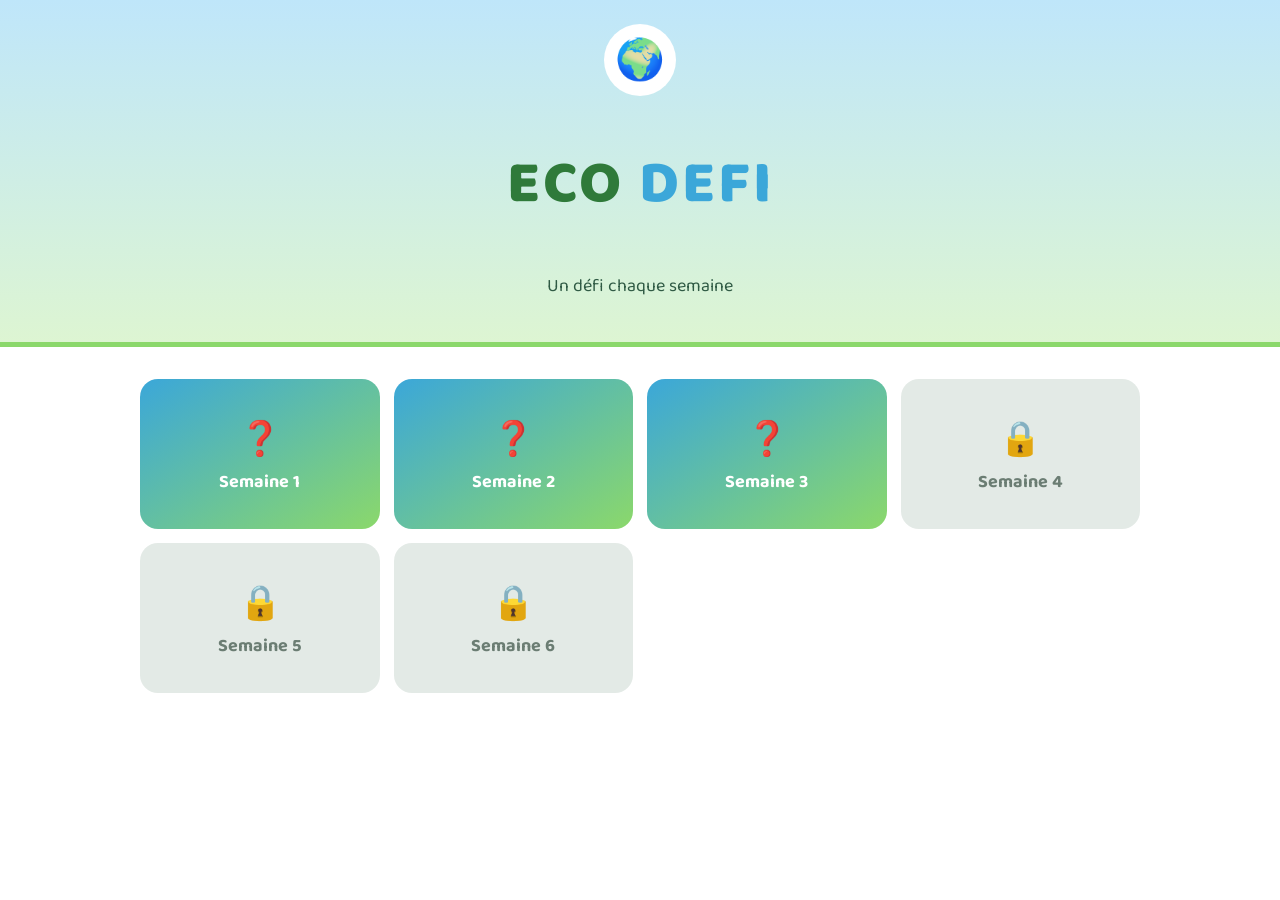
<file: index.html>
<!DOCTYPE html>
<html lang="fr">
<head>
	<meta charset="utf-8">
	<meta name="viewport" content="width=device-width, initial-scale=1">
	<title>ECODEFI</title>
	<link rel="preconnect" href="https://fonts.googleapis.com">
	<link rel="preconnect" href="https://fonts.gstatic.com" crossorigin>
	<link href="https://fonts.googleapis.com/css2?family=Baloo+2:wght@400..800&display=swap" rel="stylesheet">
	<link rel="stylesheet" href="style.css">
	<link rel="manifest" href="manifest.json">
    <link rel="apple-touch-icon" href="icone-192.png">
</head>
<body>
	<header class="entete">
	 <div class="logo">🌍</div>
	 <h1 class="nom">
	  <span class="eco">
         ECO
      </span>
      <span class="defi">
         DEFI
      </span>
     </h1>
	 <p class="slogan">
		 Un défi chaque semaine
	 </p>
	</header>
   <main class="cartes">
      <button class="carte" data-semaine="1">
      	<div class="face dos">
      		Semaine 1
      	</div>
      	<div class="face avant">
      	🧊Le quiz à glaçons
      	</div>
	
      </button>
      <button class="carte" data-semaine="2"  >
      	<div class="face dos">
      		Semaine 2
      	</div>
      	<div class="face avant">
      	🪿Le jeu de l'oie du climat
      	</div>
	
      </button>
      <button class="carte" data-semaine="3" >
      	<div class="face dos">
      		Semaine 3
      	</div>
      	<div class="face avant">
      	défi à venir
      	</div>
	
      </button>
      <button class="carte" data-semaine="4" >
      	<div class="face dos">
      		Semaine 4
      	</div>
      	<div class="face avant">
      	défi à venir
      	</div>
	
      </button>
      <button class="carte" data-semaine="5" >
      	<div class="face dos">
      		Semaine 5
      	</div>
      	<div class="face avant">
      	défi à venir
      	</div>
	
      </button>
      <button class="carte" data-semaine="6" >
      	<div class="face dos">
      		Semaine 6
      	</div>
      	<div class="face avant">
      	défi à venir
      	</div>
	
      </button>

   </main>
   <section class="fiche" id="fiche-1">
   	<h2 class="fiche-titre">
   		🧊Le quiz à glaçons
   	</h2>
   	<div class="rubrique">
   		<h3>
   			✂️Matériel
   		</h3>
   		<ul>
   			<li>
   				 Des glaçons identiques: un par joueur.
            </li>
            <li>
   				 Une assiette ou une coupelle: une par joueur.
            </li>
   			<li>
   				 De quoi faire des glaçons.
            </li>
   		   <li>
   				 De quoi faire le quiz et y répondre.
            </li>
   		</ul>
   	</div>
   	<div class="rubrique">
   		<h3>
   		 💡But du défi
   		</h3>
   		<p>
            Répondre correctement au maximum de questions, avant que le glaçon ne fonde entièrement.
   		</p>
   	</div>
   	<div class="rubrique">
   		<h3>
   		 🗺️Déroulement du défi
   		</h3>
   		 <ol>
   			<li>
   				Placez les joueurs autour d’une table. Devant chaque équipe ou joueur, placez une coupelle, puis donnez-leur le quiz ou projetez-le.
            </li>
            <li>
   				Le maître du jeu dit : « Répondez correctement au maximum de questions avant que votre glaçon ne fonde ! » 
            </li>
   			<li>
   				Sortez les glaçons du congélateur et placez-les dans les coupelles. 
            </li>
   		   <li>
   				Posez les questions. 
            </li>
   		</ol>
   	</div>
   	<div class="rubrique">
   		<h3>
   			🔄️Variantes
   		</h3>
   		<ul>
   			<li>
   				Chaleur : à chaque mauvaise réponse, le perdant souffle sur son glaçon. 
            </li>
            <li>
   				Refroidissement : à chaque bonne réponse, le gagnant met un gobelet sur son glaçon. 
            </li>
   		</ul>
   	</div>
   	
   	<div class="rubrique">
   		<h3>
   		 🏅Fin du défi
   		</h3>
   		<p>
           Quand tous les glaçons ont fondu, c’est la fin de la partie. 
   		</p>
   	</div>
   	<div class="rubrique">
   		<h3>
   		 ✨Astuces
   		</h3>
   		<p>
           Réutilisez l’eau fondue pour refaire des glaçons, et rejouez ! 
   		</p>
   	</div>
      <button class="retour">
      	🔙Retour

      </button>
   </section>
   <section class="fiche" id="fiche-2">
   	<h2 class="fiche-titre">
   		🪿Le jeu de l'oie du climat
   	</h2>
   	<div class="rubrique">
   		<h3>
   			✂️Matériel
   		</h3>
   		<ul>
   			<li>
   				 Une grande feuille et des feutres pour dessiner le plateau
            </li>
            <li>
   				 Des petits papiers pour écrire les cartes questions
            </li>
   			<li>
                 Un bouchon par joueur, pour servir de pion
			</li>
   		   <li>
                 Un dé : un vrai dé, ou un dé virtuel (sur internet ou une calculatrice)
            </li>
   		</ul>
   	</div>
   	<div class="rubrique">
   		<h3>
   		 💡But du défi
   		</h3>
   		<p>
            Être le premier à arriver à la dernière case du plateau !
   		</p>
   	</div>
   	<div class="rubrique">
   		<h3>
   		 🗺️Déroulement du défi
   		</h3>
   		 <ol>
   			<li>
               Dessinez un plateau de 30 à 40 cases, avec un départ et une arrivée.
            </li>
            <li>
               Choisissez 10 à 15 cases « action » : des cases question, des cases bon geste pour le climat (on avance) et des cases mauvais geste (on recule).
            </li>
   			<li>
               Chaque joueur écrit des cartes questions sur le climat, de son choix. Il doit chercher la bonne réponse dans un livre ou sur internet.
            </li>
   		   <li>
               Le plus petit joueur commence. Chacun lance le dé à son tour, et avance son pion.
            </li>
		    <li>
              Sur une case normale, il ne se passe rien. Sur une case action, on fait ce qui est écrit. Sur une case question, vos adversaires vous posent une question sur le climat : bonne réponse, vous rejouez !
            </li>
   		</ol>
   	</div>
   	<div class="rubrique">
   		<h3>
   			🔄️Variantes
   		</h3>
   		<ul>
   			<li>
                Chrono : il faut répondre aux questions en moins de 30 secondes.
            </li>
   		</ul>
   	</div>
   	
   	<div class="rubrique">
   		<h3>
   		 🏅Fin du défi
   		</h3>
   		<p>
               La partie se termine quand un joueur atteint la dernière case : c'est lui le gagnant ! 
		</p>
   	</div>
   	<div class="rubrique">
   		<h3>
   		 ✨Astuces
   		</h3>
   		<p>
               Pas le temps de fabriquer le plateau ? Utilisez le plateau prêt à jouer préparé par ECODEFI !
   		</p>
   		<img src="plateau.png" alt="Plateau du jeu de l'oie du climat">
	   		<a href="plateau.html" target="_blank">
			 Plateau imprimable
			</a>

   	</div>
      <button class="retour">
      	🔙Retour

      </button>
   </section>
<div class="bulle">
   ⌛Rendez-vous dans quelques semaines !
</div>
<script src="script.js">

</script>
<script data-goatcounter="https://milla92.goatcounter.com/count" async src="//gc.zgo.at/count.js"></script>
</body>
</html>
</file>
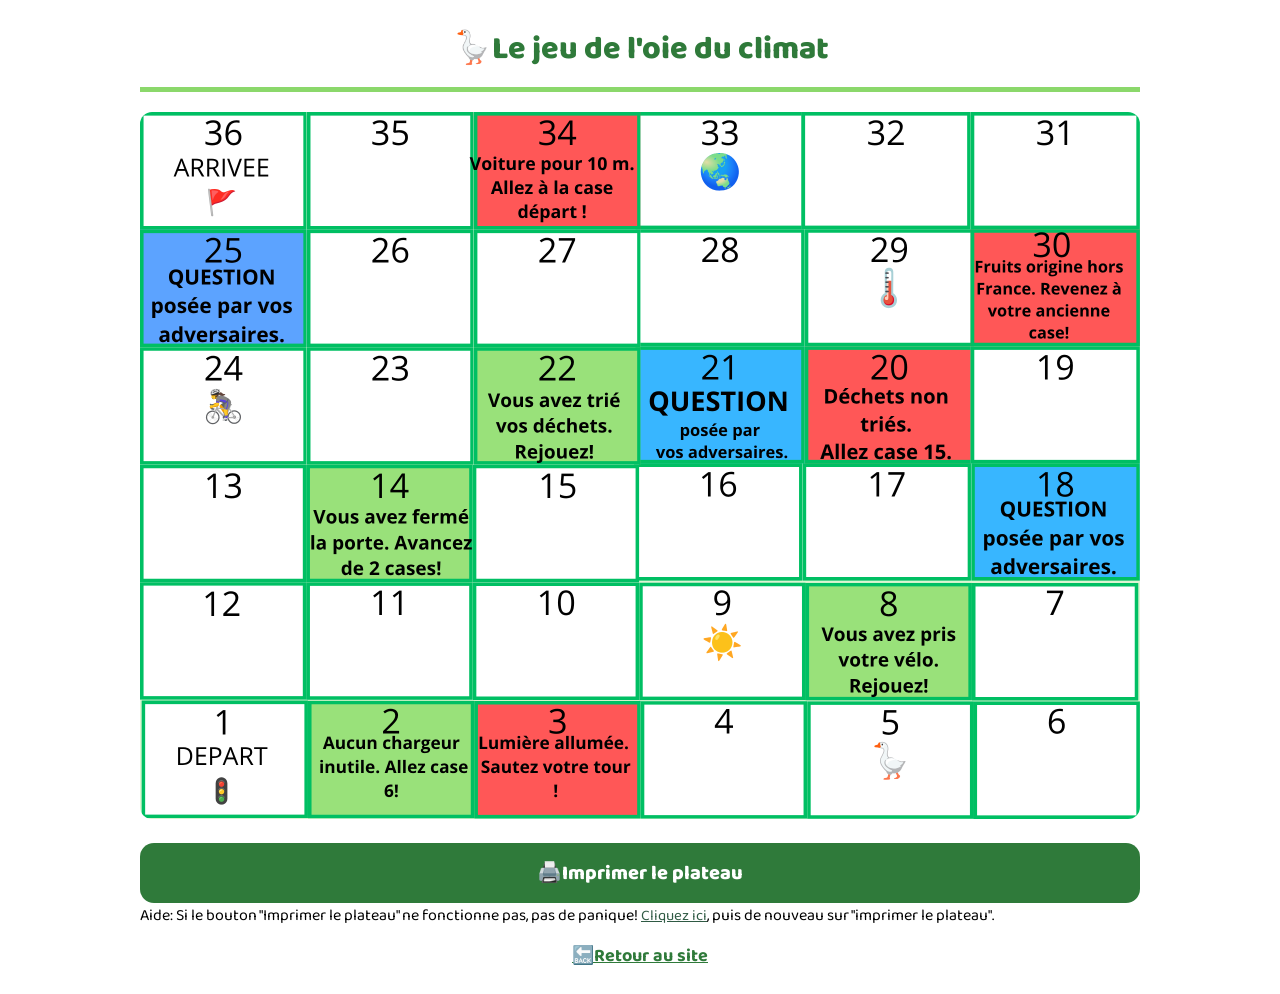
<file: plateau.html>
<!DOCTYPE html>
<html lang="fr">
<head>
	<meta charset="utf-8">
	<meta name="viewport" content="width=device-width, initial-scale=1">
	<title>Plateau-ECODEFI</title>
	<link rel="preconnect" href="https://fonts.googleapis.com">
	<link rel="preconnect" href="https://fonts.gstatic.com" crossorigin>
	<link href="https://fonts.googleapis.com/css2?family=Baloo+2:wght@400..800&display=swap" rel="stylesheet">
	<link rel="stylesheet" href="style.css">
	<link rel="manifest" href="manifest.json">
    <link rel="apple-touch-icon" href="icone-192.png">
</head>
<body>
  <main class="page-plateau">
    <h1 class="fiche-titre">
      🪿Le jeu de l'oie du climat
    </h1>
    <img class="plateau-image" src="plateau.png" alt="plateau imprimable">
    <button class="retour" onclick="window.print()">
      🖨️Imprimer le plateau
    </button>
	  Aide: Si le bouton "Imprimer le plateau" ne fonctionne pas, pas de panique! <a class="aide" href="https://milla202692.github.io/ecodefi/plateau.html">Cliquez ici</a>, puis de nouveau sur "imprimer le plateau". 
    <a class="retour-site" href="index.html">🔙Retour au site</a>
  </main>
    


 




</body>
</html>
</file>
<file: style.css>
.entete {
	background: linear-gradient(to bottom,#BFE6FA,#DDF5D2);
	text-align: center;
	border-bottom: 5px solid #8BD86B;
	padding: 24px 16px;
}
.eco {
	color: #2F7A3A;
}
.defi { 
	color: #3BA7D9;
}
.logo {
	width: 72px;
	height: 72px;
	background-color: white;
	border-radius: 50%;
	margin: 0 auto;
	font-size: 40px;
	line-height: 72px;
}
.nom {
	font-family: "Baloo 2", sans-serif;
	font-size: 60px;
	font-weight: 800;
	letter-spacing: 3px;
}
.slogan {
	font-family: "Baloo 2", sans-serif;
	color: #2F5A44;
	font-size: 18px;
}
body {
	margin: 0;
}
.cartes {
	display: grid;
	grid-template-columns: 1fr 1fr;
	gap: 14px;
	padding: 20px 16px;
}
.carte {
	height: 150px;
	border: none;
	background: none;
	padding: 0;
	position: relative;
	perspective: 800px;
}
.face {
	position: absolute;
	inset: 0;
	border-radius: 18px;
	display: grid;
	place-content: center;
	font-family: "Baloo 2", sans-serif;
	font-size: 18px;
	font-weight: 700;
	backface-visibility: hidden;
	transition: transform 0.5s;
}
.dos {
	background: linear-gradient(to bottom right, #3BA7D9, #8BD86B);
	color: white;
}
.avant {
	background: white;
	border: 3px solid #8BD86B;
	transform: rotateY(-180deg);
}
.retournee .dos {
	transform: rotateY(180deg);
}
.retournee .avant {
	transform: rotateY(0deg);
}
.dos::before {
	content: "❓";
	font-size: 34px;
}
.verrou .dos::before {
	content: "🔒";
}
.verrou .dos {
	background: #E3EAE6;
	color: #6B7D73;
}
.fiche {
	position: fixed;
	inset: 0;
	z-index: 10;
	background: white;
	overflow-y: auto;
	padding: 24px 20px;
   font-family: "Baloo 2", sans-serif;
   display: none;
}
.fiche.ouverte {
	display: block;
}
.fiche-titre {
	font-size: 32px;
	font-weight: 800;
	color: #2F7A3A;
	text-align: center;
	border-bottom: 5px solid #8BD86B;
	padding-bottom: 12px;
	margin-top: 0;
	margin-bottom: 20px;
}
.rubrique {
	margin-bottom: 18px;
	font-size: 17px;
	line-height: 1.5;
}
.rubrique h3 {
	font-size: 22px;
	font-weight: 800;
	color: #2F5A44;
	margin-top: 0;
	margin-bottom: 6px;
}
.retour {
	width: 100%;
	padding: 14px;
	font-family: "Baloo 2", sans-serif;
	font-size: 20px;
	font-weight: 800;
	color: white;
	background: #2F7A3A;
	border: none;
	border-radius: 14px;
}
.bulle {
	position: fixed;
	left: 16px;
	right: 16px;
	bottom: 20px;
	z-index: 20;
	background: #1F3A2B;
	color: white;
	padding: 14px;
	border-radius: 14px;
	text-align: center;
	font-family: "baloo 2",sans-serif;
	font-size: 18px;
	font-weight: 700;
	display: none;
}
.bulle.visible {
	display: block;
}
@media (min-width: 800px) {
	.cartes {
		grid-template-columns: repeat(4, 1fr);
		max-width: 1000px;
		margin: 0 auto;
		padding: 32px 24px;
	}
	.fiche {
		inset: 40px 0;
		width: 620px;
		margin: 0 auto;
		border-radius: 22px;
		box-shadow: 0 0 0 100vmax rgba(15, 35, 25, 0.55);
	}
}
	body:has(.fiche.ouverte).cartes {
		pointer-events: none;
}
.rubrique img {
	width: 100% ;
	border-radius: 12px ;
	margin-top: 10px ;
}
.page-plateau {
	max-width: 1000px ;
	margin: 0 auto ;
	padding: 24px 16px ;
    font-family: "Baloo 2",sans-serif ;
}
.plateau-image {
	width: 100% ;
    border-radius: 12px ;
	margin-bottom: 16px ;
}
.retour-site {
	display: block ;
	text-align: center ;
	margin-top: 14px ;
	color: #2F7A3A ;
	font-size: 18px ;
	font-weight: 700 ;
}
@media print {
	.retour, .retour-site, .fiche-titre, .aide {
		display: none ;
}
	.plateau-image {
		max-height: 18cm ;
		width: auto ;
		display: block ;
		margin: 0 auto ;
}
	.page-plateau {
		padding: 0;
}
}
@page {
	size: landscape ;
	margin: 1cm;
}
.aide {
	text-align: center ;
	font-size: 15px ;
	color: #2F5A44 ;
	margin-top: 10px ;
}
</file>
